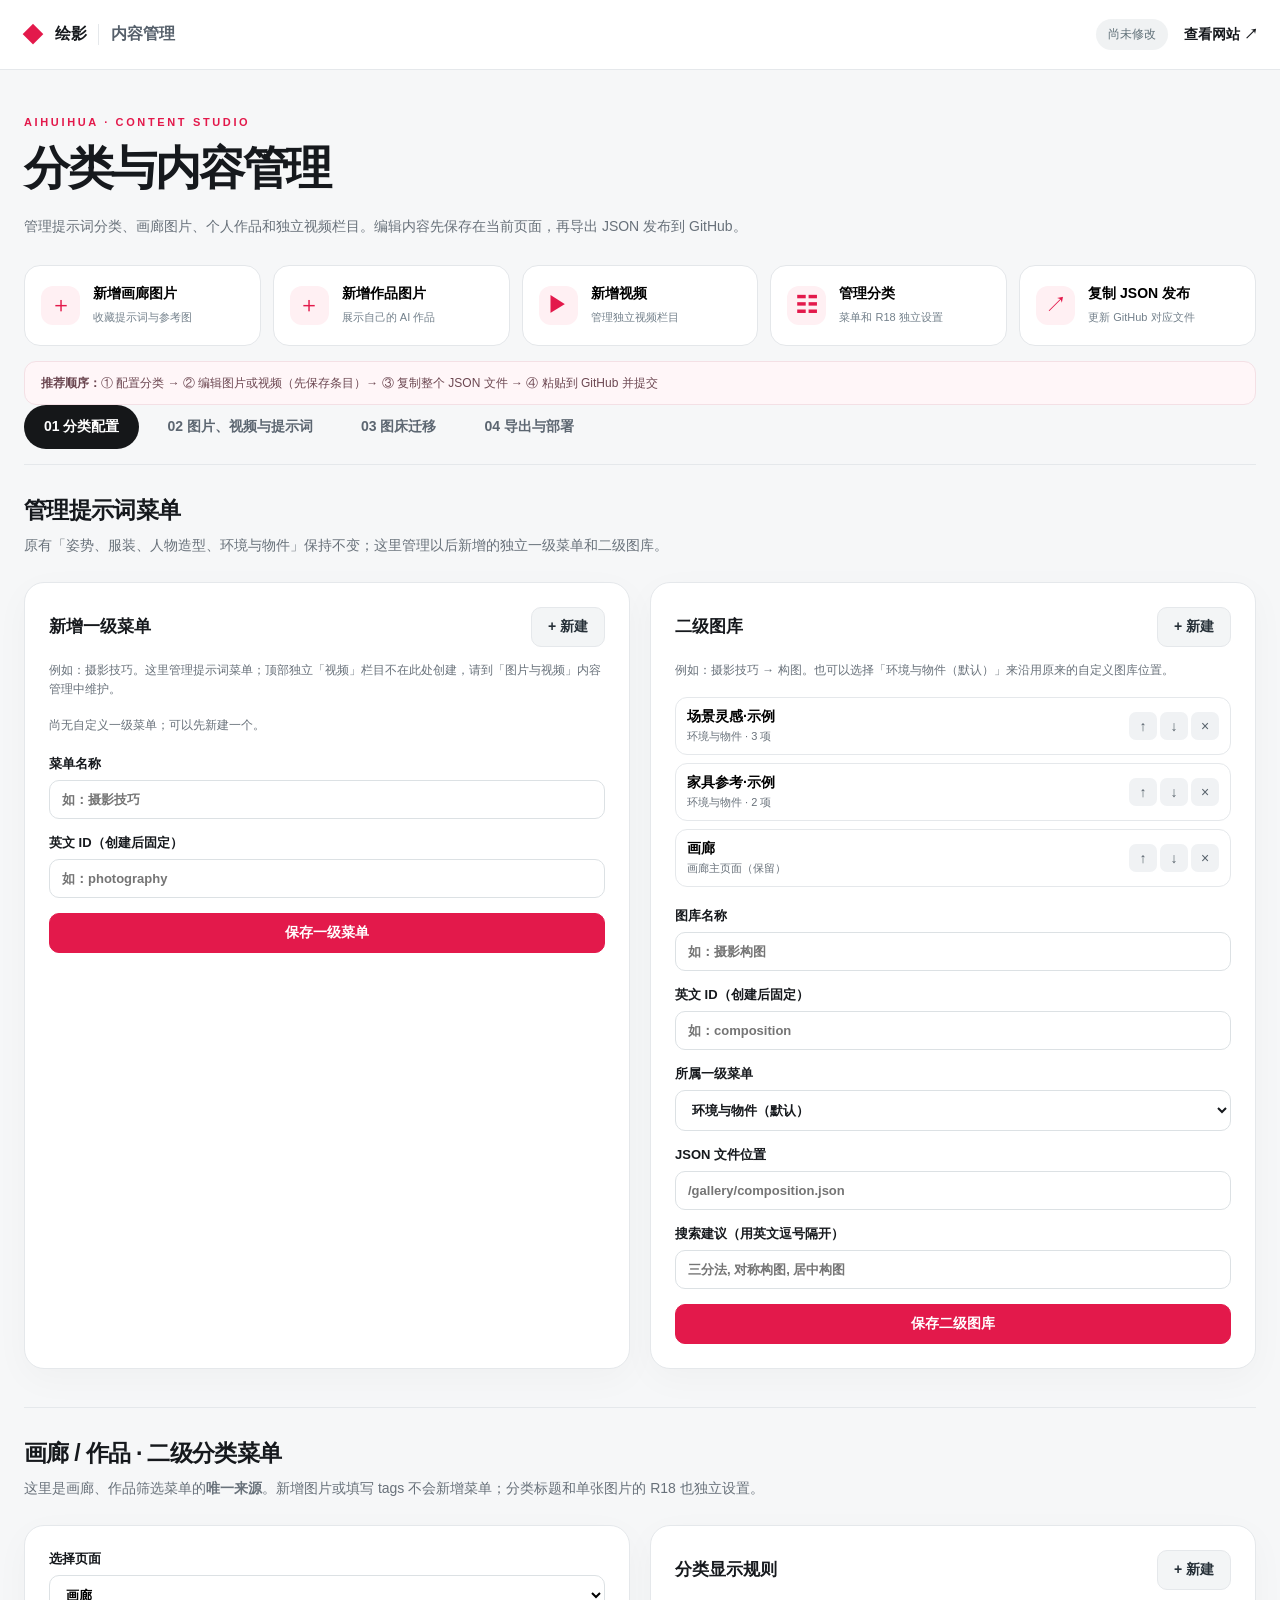
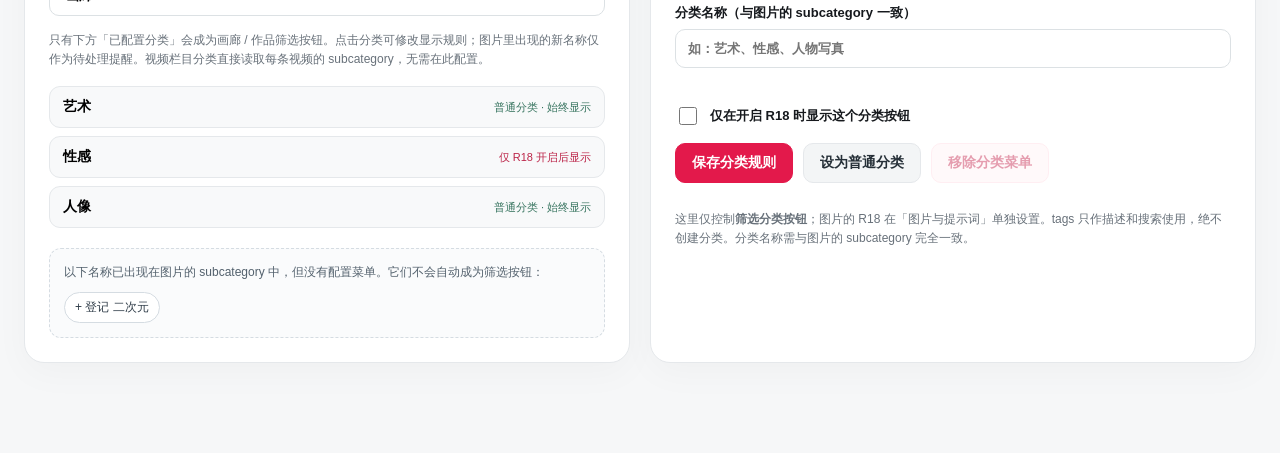
<file: manage.html>
<!doctype html>
<html lang="zh-CN">
<head>
  <meta charset="utf-8">
  <meta name="viewport" content="width=device-width,initial-scale=1">
  <meta name="robots" content="noindex,nofollow">
  <title>内容与素材管理 · 绘影 AIHUIHUA</title>
  <link rel="icon" href="favicon.svg" type="image/svg+xml">
  <link rel="stylesheet" href="manage.css?v=5">
</head>
<body>
  <header class="manage-top">
    <a class="manage-brand" href="./#home"><span class="brand-icon">◆</span><strong>绘影</strong><span>内容管理</span></a>
    <div class="top-actions"><span class="state-pill" id="dirtyBadge">尚未修改</span><a href="./#home" target="_blank" rel="noopener">查看网站 ↗</a></div>
  </header>
  <main class="manage-main">
    <div class="intro">
      <p class="eyebrow">AIHUIHUA · CONTENT STUDIO</p>
      <h1>分类与内容管理</h1>
      <p>管理提示词分类、画廊图片、个人作品和独立视频栏目。编辑内容先保存在当前页面，再导出 JSON 发布到 GitHub。</p>
    </div>
    <div class="quick-actions" aria-label="快捷操作">
      <button id="quickGallery" type="button" class="quick-action"><span class="quick-icon">＋</span><span><strong>新增画廊图片</strong><small>收藏提示词与参考图</small></span></button>
      <button id="quickWorks" type="button" class="quick-action"><span class="quick-icon">＋</span><span><strong>新增作品图片</strong><small>展示自己的 AI 作品</small></span></button>
      <button id="quickVideo" type="button" class="quick-action"><span class="quick-icon">▶</span><span><strong>新增视频</strong><small>管理独立视频栏目</small></span></button>
      <button id="quickCategories" type="button" class="quick-action"><span class="quick-icon">☷</span><span><strong>管理分类</strong><small>菜单和 R18 独立设置</small></span></button>
      <button id="quickPublish" type="button" class="quick-action"><span class="quick-icon">↗</span><span><strong>复制 JSON 发布</strong><small>更新 GitHub 对应文件</small></span></button>
    </div>
    <p class="workflow-hint"><strong>推荐顺序：</strong>① 配置分类 → ② 编辑图片或视频（先保存条目）→ ③ 复制整个 JSON 文件 → ④ 粘贴到 GitHub 并提交</p>
    <nav class="manage-tabs" aria-label="管理功能">
      <button class="active" type="button" data-panel="categories" aria-selected="true">01 分类配置</button>
      <button type="button" data-panel="content" aria-selected="false">02 图片、视频与提示词</button>
      <button type="button" data-panel="migration" aria-selected="false">03 图床迁移</button>
      <button type="button" data-panel="export" aria-selected="false">04 导出与部署</button>
    </nav>

    <section id="panel-categories" class="workspace" aria-labelledby="categoriesHeading">
      <div class="section-head"><div><h2 id="categoriesHeading">管理提示词菜单</h2><p>原有「姿势、服装、人物造型、环境与物件」保持不变；这里管理以后新增的独立一级菜单和二级图库。</p></div></div>
      <div class="manage-columns">
        <article class="panel">
          <div class="panel-title"><h3>新增一级菜单</h3><button type="button" class="subtle" id="newGroup">+ 新建</button></div>
          <div class="muted small">例如：摄影技巧。这里管理提示词菜单；顶部独立「视频」栏目不在此处创建，请到「图片与视频」内容管理中维护。</div>
          <div class="item-rows" id="groupList"></div>
          <form id="groupForm" class="edit-form">
            <label>菜单名称<input id="groupName" placeholder="如：摄影技巧" maxlength="30" required></label>
            <label>英文 ID（创建后固定）<input id="groupId" placeholder="如：photography" pattern="[a-z0-9-]+" required></label>
            <button class="primary" type="submit">保存一级菜单</button>
          </form>
        </article>
        <article class="panel">
          <div class="panel-title"><h3>二级图库</h3><button type="button" class="subtle" id="newCategory">+ 新建</button></div>
          <div class="muted small">例如：摄影技巧 → 构图。也可以选择「环境与物件（默认）」来沿用原来的自定义图库位置。</div>
          <div class="item-rows" id="categoryList"></div>
          <form id="categoryForm" class="edit-form">
            <label>图库名称<input id="categoryName" placeholder="如：摄影构图" maxlength="40" required></label>
            <label>英文 ID（创建后固定）<input id="categoryId" placeholder="如：composition" pattern="[a-z0-9-]+" required></label>
            <label>所属一级菜单<select id="categoryGroup"></select></label>
            <label>JSON 文件位置<input id="categoryFile" placeholder="/gallery/composition.json" required></label>
            <label>搜索建议（用英文逗号隔开）<input id="categorySuggestions" placeholder="三分法, 对称构图, 居中构图"></label>
            <button class="primary" type="submit">保存二级图库</button>
          </form>
        </article>
      </div>
      <div class="collection-visibility-section">
        <div class="section-head"><h2>画廊 / 作品 · 二级分类菜单</h2><p>这里是画廊、作品筛选菜单的<strong>唯一来源</strong>。新增图片或填写 tags 不会新增菜单；分类标题和单张图片的 R18 也独立设置。</p></div>
        <div class="manage-columns">
          <article class="panel">
            <label class="collection-view-label">选择页面<select id="collectionFilterView"><option value="gallery">画廊</option><option value="works">作品</option></select></label>
            <div class="muted small">只有下方「已配置分类」会成为画廊 / 作品筛选按钮。点击分类可修改显示规则；图片里出现的新名称仅作为待处理提醒。视频栏目分类直接读取每条视频的 subcategory，无需在此配置。</div>
            <div id="collectionFilterList" class="item-rows" aria-label="画廊和作品分类">正在读取分类…</div>
            <div id="collectionUnconfigured" class="unconfigured-list" hidden></div>
          </article>
          <article class="panel">
            <div class="panel-title"><h3>分类显示规则</h3><button type="button" id="newCollectionFilter" class="subtle">+ 新建</button></div>
            <form id="collectionFilterForm" class="edit-form">
              <label>分类名称（与图片的 subcategory 一致）<input id="collectionFilterName" placeholder="如：艺术、性感、人物写真" maxlength="40" required></label>
              <label class="checkbox-line"><input type="checkbox" id="collectionFilterAdult">仅在开启 R18 时显示这个分类按钮</label>
              <div class="row-actions"><button type="submit" class="primary">保存分类规则</button><button type="button" id="resetCollectionFilter" class="subtle" disabled>设为普通分类</button><button type="button" id="removeCollectionFilter" class="danger" disabled>移除分类菜单</button></div>
              <p class="muted small">这里仅控制<strong>筛选分类按钮</strong>；图片的 R18 在「图片与提示词」单独设置。tags 只作描述和搜索使用，绝不创建分类。分类名称需与图片的 subcategory 完全一致。</p>
            </form>
          </article>
        </div>
      </div>
    </section>

    <section id="panel-content" class="workspace" hidden aria-labelledby="contentHeading">
      <div class="section-head"><div><h2 id="contentHeading">维护图片、视频与提示词</h2><p>在左侧选择画廊、作品、视频或提示词图库。视频栏目独立使用 gallery/video-assets.json，可填写视频直链、封面、标题、分类、介绍和提示词；保存后可导出完整 JSON。</p></div></div>
      <div class="content-layout">
        <aside class="panel content-sidebar">
          <label>选择图库<select id="sourceSelect"></select></label>
          <div class="source-status" id="sourceStatus">请选择图库</div>
          <label>搜索编号、标题或分类<input id="itemSearch" type="search" placeholder="输入关键词筛选"></label>
          <div class="row-actions"><button type="button" id="newItem" class="subtle">+ 新增图片</button><button type="button" id="duplicateItem" class="subtle">复制当前</button></div>
          <div class="item-list" id="itemList" aria-label="素材列表"></div>
          <p class="muted small" id="listNote"></p>
        </aside>
        <article class="panel editor-panel">
          <div class="panel-title"><h3 id="editTitle">选择一条内容开始编辑</h3><button type="button" id="deleteItem" class="danger" disabled>删除条目</button></div>
          <form id="itemForm" class="edit-form" hidden>
            <div class="form-grid">
              <label>素材 ID<input id="itemId" required></label>
              <label id="titleLabel">图片标题<input id="itemTitle" placeholder="图片名称"></label>
              <label id="itemCategoryTextWrap">二级分类<input id="itemCategory" placeholder="如：人物写真"></label>
              <label id="itemCategorySelectWrap" hidden>二级分类（可选）<select id="itemCategorySelect"></select></label>
              <label class="checkbox-line"><input id="itemAdult" type="checkbox"> R18 成人向（关闭开关时隐藏）</label>
            </div>
            <p id="itemCategoryHelp" class="field-hint">二级分类为选填；不设置时图片仍会在「全部」中显示，不会归入某个二级分类。</p>
            <label id="videoUrlField" hidden>视频文件直链（MP4 / WebM）<input id="itemVideoUrl" type="url" placeholder="https://example.com/video.mp4"></label>
            <div id="itemCategoryActions" class="row-actions" hidden><button type="button" id="goCategoryConfig" class="subtle">＋ 新增或管理二级分类</button></div>
            <label>中文提示词<textarea id="itemZh" rows="3"></textarea></label>
            <label>英文提示词<textarea id="itemEn" rows="3"></textarea></label>
            <label id="referenceImagesField" hidden>参考图地址（每行一个，仅画廊 / 作品）<textarea id="itemReferenceImages" rows="3" placeholder="https://example.com/reference-01.webp&#10;https://example.com/reference-02.webp"></textarea><small class="muted small">选填。每行填写一张参考图的公开 HTTPS / HTTP 直链，最多可添加多张。</small></label>
            <label>图片介绍<textarea id="itemDescription" rows="2"></textarea></label>
            <label>图片标签（仅说明图片，不影响菜单）<input id="itemTags" placeholder="如：人像, 电影感, 写真"></label>
            <p class="field-hint">标签会出现在图片详情中，也可以用于搜索；无论添加多少标签，都不会新增分类按钮。</p>
            <div class="image-editor-heading"><h4>图片地址</h4><span class="muted small">可分别修改缩略图、预览图、原图及多角度图片</span></div>
            <div id="imageFields" class="image-fields"></div>
            <div class="preview"><img id="itemPreview" alt="图片或视频封面预览" hidden><video id="itemVideoPreview" controls playsinline preload="metadata" hidden></video><span id="previewHint">暂无可预览的图片或视频</span></div>
            <details class="raw-details"><summary>高级：直接编辑该条目的 JSON</summary><p class="muted small">点击「应用 JSON」会覆盖上方尚未保存的表单内容。适合修改原始素材的特殊字段。</p><textarea id="itemRaw" rows="12" spellcheck="false"></textarea><button type="button" class="subtle" id="applyRaw">校验并应用 JSON</button></details>
            <div class="editor-actions"><button type="submit" class="primary">保存当前条目</button><button type="button" class="subtle" id="copyCurrentItem">复制当前条目的 JSON</button><button type="button" class="subtle" id="copyCurrentSource">复制整个图库 JSON</button><span class="muted small">先保存，再复制；完整图库 JSON 可直接覆盖 GitHub 同名文件。</span></div>
          </form>
          <div id="emptyEditor" class="empty-editor">从左侧选择图片或视频，即可编辑对应直链、封面、提示词和 R18 标记。</div>
        </article>
      </div>
    </section>

    <section id="panel-migration" class="workspace" hidden aria-labelledby="migrationHeading">
      <div class="section-head"><div><h2 id="migrationHeading">批量替换图床直链</h2><p>只修改图片字段，不修改提示词、原始编号及作者来源说明。请先把图片真正上传到自己的 K-Vault / R2。</p></div></div>
      <article class="panel migration-panel">
        <label>操作图库<select id="migrationSource"></select></label>
        <div class="form-grid">
          <label>旧地址前缀<input id="oldPrefix" placeholder="https://pwimg.0vo.pro/p/t/"></label>
          <label>新地址前缀<input id="newPrefix" placeholder="https://img.example.com/poses/thumb/"></label>
        </div>
        <div class="row-actions"><button type="button" id="previewPrefix" class="subtle">预览可替换数量</button><button type="button" id="applyPrefix" class="primary">应用前缀替换</button></div>
        <div class="subsection"><h3>或使用精确 URL 映射</h3><p class="muted small">粘贴 JSON 对象，键为旧图片地址，值为对应的新图片地址；适合图片改名或目录结构不同的情况。</p><textarea id="mappingText" rows="7" spellcheck="false" placeholder='{"https://旧图床/001.webp":"https://新图床/001.webp"}'></textarea><button type="button" id="applyMapping" class="subtle">应用精确映射</button></div>
        <div id="migrationReport" class="notice">选择图库后，可以先检查其中还包含哪些第三方图片域名。</div>
      </article>
    </section>

    <section id="panel-export" class="workspace" hidden aria-labelledby="exportHeading">
      <div class="section-head"><div><h2 id="exportHeading">复制 JSON，发布到 GitHub</h2><p>不必每次下载 ZIP。只改一个文件时，直接复制该文件的完整 JSON，粘贴到 GitHub 同名文件的编辑器，再提交即可。</p></div></div>
      <article class="panel export-panel">
        <h3>本次待发布的文件</h3><div id="changedFiles" class="changed-files">暂无修改</div>
        <div class="copy-json-panel">
          <label>选择要发布的 JSON 文件<select id="copyFileSelect"></select></label>
          <div class="row-actions"><button id="copySelectedFile" type="button" class="primary">复制此文件完整 JSON</button><button id="exportCurrent" type="button" class="subtle">下载此文件 JSON</button><a id="githubEditFile" href="https://github.com/Gage0149/AIHUIHUA" target="_blank" rel="noopener" class="link-button">在 GitHub 打开对应文件 ↗</a></div>
          <p id="copyFileNote" class="field-hint">完整内容将复制到剪贴板，可直接用于替换 GitHub 同名文件。</p>
          <textarea id="jsonPreview" readonly spellcheck="false" aria-label="JSON 内容预览" placeholder="选择文件后显示 JSON 预览"></textarea>
          <p id="jsonPreviewNote" class="muted small"></p>
        </div>
        <div class="divider-heading"><h3>或批量下载</h3><span class="muted small">一次修改多个文件时更方便</span></div>
        <div class="row-actions"><button id="exportAll" type="button" class="subtle">下载本次修改 ZIP</button></div>
        <ol class="steps">
          <li>复制方式：选择对应文件，点击「复制此文件完整 JSON」，在 GitHub 打开同名文件 → 编辑 → 全选原内容 → 粘贴 → 提交。</li>
          <li>ZIP 方式：下载后先解压，按压缩包中的相对路径逐个上传/覆盖文件；不要直接上传 ZIP 文件。</li>
          <li>新建的图库 JSON 文件不存在时，需先在 GitHub 创建该文件；提交到 <code>main</code> 分支后，GitHub Pages 才会更新。</li>
          <li>刷新网站并检查图片，必要时按 <kbd>Ctrl</kbd> + <kbd>Shift</kbd> + <kbd>R</kbd>。</li>
        </ol>
        <div class="notice"><strong>安全提示：</strong>本管理页面不会调用 GitHub 写入接口，也不会收集、保存或上传 GitHub 密钥。R18 仅是页面显示过滤，并不是私密图片访问控制。</div>
      </article>
    </section>
  </main>
  <div id="toast" role="status" aria-live="polite"></div>
  <script src="zip.js" defer></script>
  <script src="manage.js?v=6" defer></script>
</body>
</html>
</file>
<file: manage.css>
:root{color-scheme:light;--ink:#16191d;--sub:#68717a;--line:#e5e8eb;--surface:#fff;--canvas:#f6f7f8;--accent:#e3194b;--muted:#f0f2f4;font-family:Inter,-apple-system,BlinkMacSystemFont,"Segoe UI","PingFang SC","Microsoft YaHei",sans-serif}
*{box-sizing:border-box}body{margin:0;background:var(--canvas);color:var(--ink);font-size:14px}button,input,textarea,select{font:inherit}button{cursor:pointer}a{color:inherit}button:focus-visible,a:focus-visible,input:focus-visible,select:focus-visible,textarea:focus-visible{outline:3px solid #f7a0b5;outline-offset:2px}
.manage-top{height:70px;display:flex;align-items:center;justify-content:space-between;gap:20px;padding:0 max(22px,calc((100vw - 1440px)/2));background:#fff;border-bottom:1px solid var(--line);position:sticky;top:0;z-index:30}
.manage-brand{display:flex;gap:11px;align-items:center;text-decoration:none;font-size:16px}.manage-brand span:last-child{border-left:1px solid var(--line);padding-left:12px;font-weight:650;color:#56606b}.brand-icon{display:grid;place-items:center;color:var(--accent);font-size:22px}.top-actions{display:flex;align-items:center;gap:16px}.top-actions a{text-decoration:none;font-weight:650}.state-pill{border-radius:100px;background:#f0f2f3;padding:7px 12px;color:#607078;font-size:12px}.state-pill.dirty{background:#fff0f3;color:#bc2245}
.manage-main{max-width:1488px;padding:0 24px 90px;margin:auto}.intro{padding:46px 0 26px}.eyebrow{color:var(--accent);font-size:11px;font-weight:800;letter-spacing:.24em;margin:0 0 10px}.intro h1{font-size:clamp(32px,4vw,46px);letter-spacing:-.05em;margin:0 0 14px}.intro p:last-child{color:var(--sub);line-height:1.8;margin:0;max-width:960px}
.manage-tabs{display:flex;gap:8px;border-bottom:1px solid var(--line);padding:0 0 15px;overflow:auto}.manage-tabs button{white-space:nowrap;background:none;border:0;padding:13px 20px;border-radius:100px;color:#5c6671;font-weight:650}.manage-tabs button.active{background:#151719;color:#fff}
.collection-visibility-section{margin-top:38px;padding-top:30px;border-top:1px solid var(--line)}
.collection-view-label{display:grid;gap:7px;font-weight:650;font-size:13px;margin-bottom:15px}.collection-view-label select{width:100%;padding:11px 12px;border:1px solid #dce1e4;border-radius:10px;background:#fff}
.collection-filter-choice{display:flex;align-items:center;justify-content:space-between;gap:10px;width:100%;padding:11px 13px;background:#f8f9fa;border:1px solid var(--line);border-radius:11px;text-align:left}
.collection-filter-choice.selected{border-color:var(--accent);background:#fff5f7}.collection-filter-choice small{font-size:11px;color:var(--sub)}
.collection-filter-choice .adult-label{color:#bb2347}.collection-filter-choice .public-label{color:#387560}
.unconfigured-list{display:grid;gap:10px;padding:14px;border:1px dashed #d5dce2;border-radius:12px;background:#fafbfc;font-size:12px;color:#53616d}.unconfigured-list p{margin:0;line-height:1.6}.unconfigured-buttons{display:flex;flex-wrap:wrap;gap:7px}.unconfigured-buttons button{background:#fff;border:1px solid #d5dce2;color:#2f3c48;border-radius:999px;padding:6px 10px;font-size:12px}
.unconfigured-list[hidden],#itemCategoryTextWrap[hidden],#itemCategorySelectWrap[hidden],#itemCategoryActions[hidden]{display:none!important}
.quick-actions{display:grid;grid-template-columns:repeat(5,minmax(0,1fr));gap:12px;margin-bottom:15px}.quick-action{display:flex;align-items:center;gap:13px;text-align:left;border:1px solid #e4e7ea;border-radius:16px;background:#fff;padding:19px 16px;transition:border-color .2s,transform .2s,box-shadow .2s;min-width:0}.quick-action:hover{border-color:#f49cb1;transform:translateY(-2px);box-shadow:0 9px 24px #b81f3d11}.quick-action strong,.quick-action small{display:block}.quick-action strong{font-size:14px;margin-bottom:6px}.quick-action small{font-size:11px;line-height:1.5;color:#73808b}.quick-icon{display:grid;place-items:center;flex:none;width:39px;height:39px;border-radius:12px;background:#fff0f3;color:var(--accent);font-size:22px}.workflow-hint{border:1px solid #f4e0e5;background:#fff6f8;padding:11px 16px;border-radius:12px;margin:0;color:#6c4751;font-size:12px;line-height:1.7}
.field-hint{font-size:12px;line-height:1.7;margin:-5px 0 0;color:#77818a}.copy-json-panel{border:1px solid #e6e9ec;background:#fafbfc;padding:20px;border-radius:16px;display:grid;gap:14px}.copy-json-panel>label{display:grid;gap:7px;font-weight:650}.copy-json-panel select{width:100%;padding:11px;border:1px solid #dce1e4;border-radius:10px;background:#fff}.copy-json-panel .field-hint{margin:0}.copy-json-panel textarea{font:12px/1.6 ui-monospace,SFMono-Regular,Consolas,monospace;width:100%;min-height:195px;max-height:430px;resize:vertical;background:#fff;border:1px solid #e2e7ea;border-radius:10px;padding:13px;color:#34404b}.link-button{display:inline-flex;align-items:center;justify-content:center;text-decoration:none;border-radius:10px;background:#fff;border:1px solid #dce1e4;padding:10px 14px;font-weight:700}.link-button:hover{border-color:#d98ba1;color:#bc1d43}.divider-heading{display:flex;gap:14px;align-items:center;flex-wrap:wrap;border-top:1px solid #e5e8eb;padding-top:17px}.editor-actions{padding-top:12px;border-top:1px solid #e5e8eb}.editor-actions .muted{flex-basis:100%}
.workspace{padding-top:30px}.workspace[hidden],.edit-form[hidden]{display:none!important}.section-head{margin-bottom:24px}.section-head h2{font-size:23px;letter-spacing:-.03em;margin:0 0 8px}.section-head p{color:var(--sub);line-height:1.7;margin:0}.manage-columns{display:grid;grid-template-columns:1fr 1fr;gap:20px}
.panel{background:var(--surface);border:1px solid var(--line);border-radius:20px;padding:24px;box-shadow:0 10px 36px rgba(18,28,40,.03);min-width:0}.panel-title{display:flex;justify-content:space-between;align-items:center;gap:12px;margin-bottom:14px}.panel h3{font-size:17px;margin:0}.muted{color:var(--sub)}.small{font-size:12px;line-height:1.6}.item-rows{display:grid;gap:8px;margin:17px 0 20px;max-height:340px;overflow:auto}
.menu-row{display:flex;align-items:center;justify-content:space-between;gap:10px;border:1px solid var(--line);padding:10px 11px;border-radius:12px;background:#fff}.menu-row.selected{border-color:var(--accent);background:#fff7f9}.menu-row .menu-info{flex:1;min-width:0;text-align:left;border:0;background:none;padding:0}.menu-info strong,.menu-info span{display:block;overflow:hidden;text-overflow:ellipsis;white-space:nowrap}.menu-info span{font-size:11px;color:var(--sub);margin-top:3px}.menu-tools{display:flex;gap:3px}.menu-tools button{border:0;background:var(--muted);width:28px;height:28px;border-radius:7px;color:#56616a}.menu-tools button:hover{color:var(--accent)}
.edit-form{display:grid;gap:15px}.edit-form label,.content-sidebar label,.migration-panel label{display:grid;gap:7px;font-weight:650;font-size:13px}.edit-form input,.edit-form textarea,.edit-form select,.content-sidebar input,.content-sidebar select,.migration-panel input,.migration-panel select,.migration-panel textarea{background:#fff;border:1px solid #dce1e4;border-radius:10px;padding:11px 12px;width:100%;color:var(--ink);outline:none}.edit-form textarea,.migration-panel textarea{resize:vertical;line-height:1.6}.edit-form input:focus,.edit-form textarea:focus,.edit-form select:focus,.content-sidebar input:focus,.content-sidebar select:focus,.migration-panel input:focus,.migration-panel select:focus{border-color:#f05a7a;box-shadow:0 0 0 3px #ffedf1}.edit-form input:disabled{background:#f4f5f6;color:#7e858d}.primary,.subtle,.danger{border-radius:10px;border:1px solid var(--line);padding:10px 16px;font-weight:700;white-space:nowrap}.primary{background:var(--accent);color:#fff;border-color:var(--accent)}.primary:hover{background:#be1640}.subtle{background:#f3f5f6;color:#263038}.subtle:hover{background:#e9ebed}.danger{background:#fff3f4;color:#c7274f;border-color:#ffdae3}.danger:disabled{opacity:.45;cursor:default}.row-actions{display:flex;flex-wrap:wrap;gap:10px;align-items:center}
.content-layout{display:grid;grid-template-columns:minmax(270px,345px) minmax(0,1fr);gap:20px;align-items:start}.content-sidebar{position:sticky;top:88px;display:grid;gap:14px}.source-status{font-size:12px;color:var(--sub)}.item-list{display:grid;gap:5px;max-height:55vh;min-height:120px;overflow:auto}.item-choice{display:flex;justify-content:space-between;align-items:center;gap:8px;border:0;background:#f8f9fa;padding:12px;text-align:left;border-radius:10px}.item-choice:hover{background:#f0f2f4}.item-choice.on{background:#fff1f4;color:#be1d44}.item-choice span{white-space:nowrap;overflow:hidden;text-overflow:ellipsis;flex:1}.item-choice small{font-size:11px;color:#858e96}.editor-panel{min-height:460px}.form-grid{display:grid;grid-template-columns:repeat(2,minmax(0,1fr));gap:15px}.checkbox-line{display:flex!important;gap:10px!important;align-items:center;margin-top:21px}.checkbox-line input{width:18px;height:18px;accent-color:var(--accent)}.editor-actions{display:flex;align-items:center;gap:15px;flex-wrap:wrap}.empty-editor{display:grid;place-items:center;color:#939ba3;min-height:310px;text-align:center}.image-editor-heading{display:flex;align-items:baseline;flex-wrap:wrap;gap:14px;margin-top:10px}.image-editor-heading h4{margin:0;font-size:15px}.image-fields{display:grid;gap:12px}.image-group{display:grid;gap:8px;padding:14px;background:#f8f9fa;border-radius:12px}.image-group h5{margin:0;font-size:12px;color:#53606b}.image-row{display:grid;grid-template-columns:112px minmax(0,1fr);align-items:center;gap:8px}.image-row label{font-size:12px;color:#626c73}.image-row input{padding:9px 10px;font-size:12px}.preview{height:225px;border-radius:14px;background:#eef1f3;display:grid;place-items:center;overflow:hidden;color:#8f98a0}.preview img{max-width:100%;max-height:100%;object-fit:contain}.raw-details{border-top:1px solid var(--line);padding-top:15px}.raw-details summary{font-weight:700;cursor:pointer}.raw-details textarea{font:12px/1.65 ui-monospace,Consolas,monospace;margin:10px 0}.raw-details button{margin-bottom:6px}
.migration-panel{display:grid;gap:19px;max-width:1050px}.subsection{padding-top:24px;border-top:1px solid var(--line);display:grid;gap:10px}.subsection h3,.export-panel h3{margin:0}.subsection p{margin:0}.notice{padding:16px 18px;border-radius:12px;background:#f4f7f8;color:#53616d;line-height:1.8;white-space:pre-wrap}.notice.warning{background:#fff3e6;color:#905c13}.export-panel{max-width:1050px;display:grid;gap:22px}.changed-files{display:grid;gap:7px;padding:16px;background:#f7f8f9;border-radius:12px;color:#5b6770;font-size:13px}.changed-files code{color:#17232d}.steps{line-height:2;color:#4a5964;padding-left:25px;margin:0}.steps code{background:#f3f4f6;padding:3px 6px;border-radius:5px}kbd{border:1px solid #cdd2d6;border-bottom-width:2px;background:#fff;padding:1px 5px;border-radius:4px}
#toast{position:fixed;bottom:24px;left:50%;transform:translate(-50%,30px);opacity:0;pointer-events:none;background:#171b21;color:#fff;border-radius:12px;padding:12px 20px;box-shadow:0 14px 40px #0003;transition:opacity .2s,transform .2s;z-index:50;max-width:90vw;text-align:center}#toast.show{opacity:1;transform:translate(-50%,0)}
@media(max-width:1000px){.manage-columns,.content-layout{grid-template-columns:1fr}.content-sidebar{position:static}.item-list{max-height:280px}.manage-top{padding:0 18px}.quick-actions{grid-template-columns:repeat(3,minmax(0,1fr))}}
@media(max-width:620px){.manage-main{padding:0 14px 60px}.manage-top{height:62px}.top-actions .state-pill{display:none}.intro{padding-top:31px}.manage-tabs button{padding:11px 13px}.panel{padding:17px;border-radius:14px}.form-grid{grid-template-columns:1fr}.checkbox-line{margin-top:0}.image-row{grid-template-columns:1fr;gap:3px}.panel-title{flex-wrap:wrap}.quick-actions{gap:8px}.quick-action{padding:13px 10px;gap:8px}.quick-icon{width:32px;height:32px;font-size:18px}.quick-action strong{font-size:12px}.copy-json-panel{padding:12px}.copy-json-panel .row-actions>*{width:100%}.workflow-hint{padding:10px 12px}}

/* 视频内容管理 */
#videoUrlField[hidden],#itemVideoPreview[hidden]{display:none!important}
.preview video{display:block;width:100%;height:100%;max-height:100%;object-fit:contain;background:#101216}

@media(max-width:620px){.quick-actions{grid-template-columns:repeat(2,minmax(0,1fr))}}

/* 参考图地址只在画廊 / 作品编辑器中显示 */
#referenceImagesField[hidden]{display:none!important}
#referenceImagesField small{font-weight:400;line-height:1.6}
</file>
